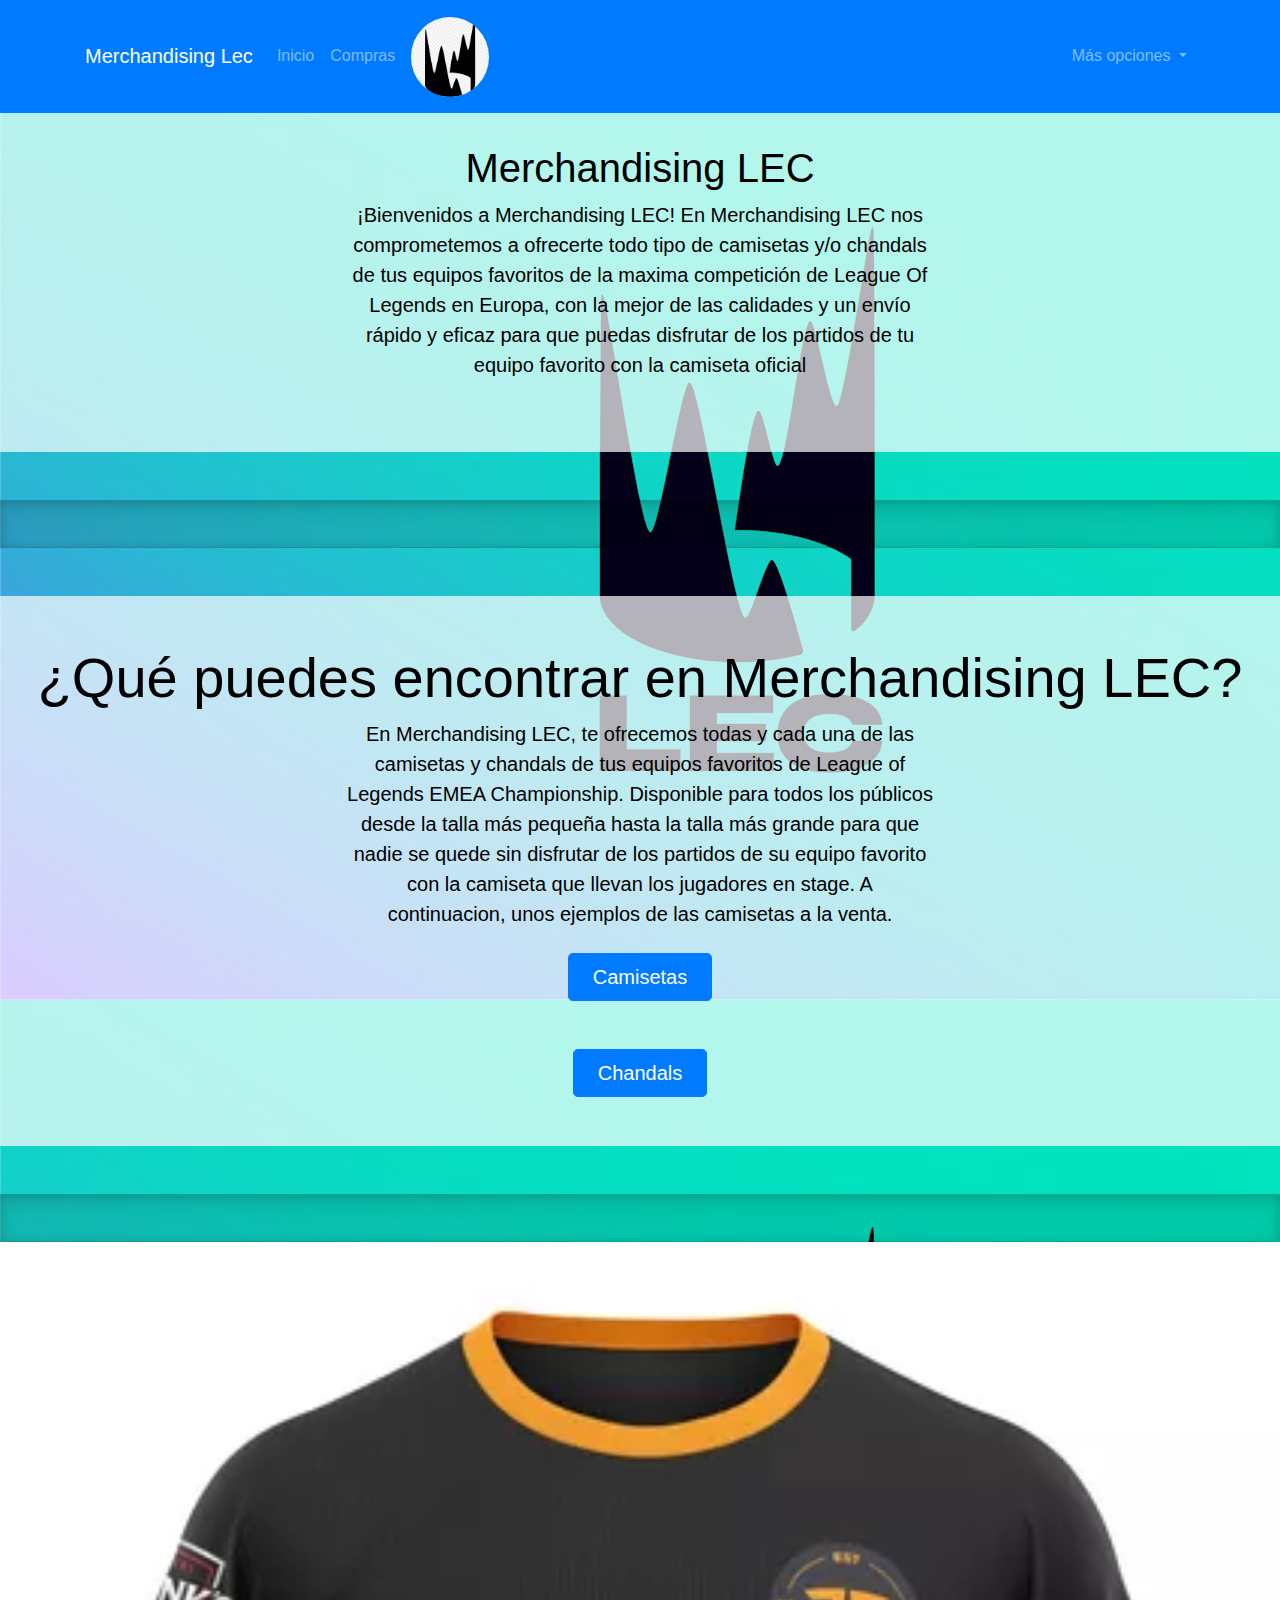
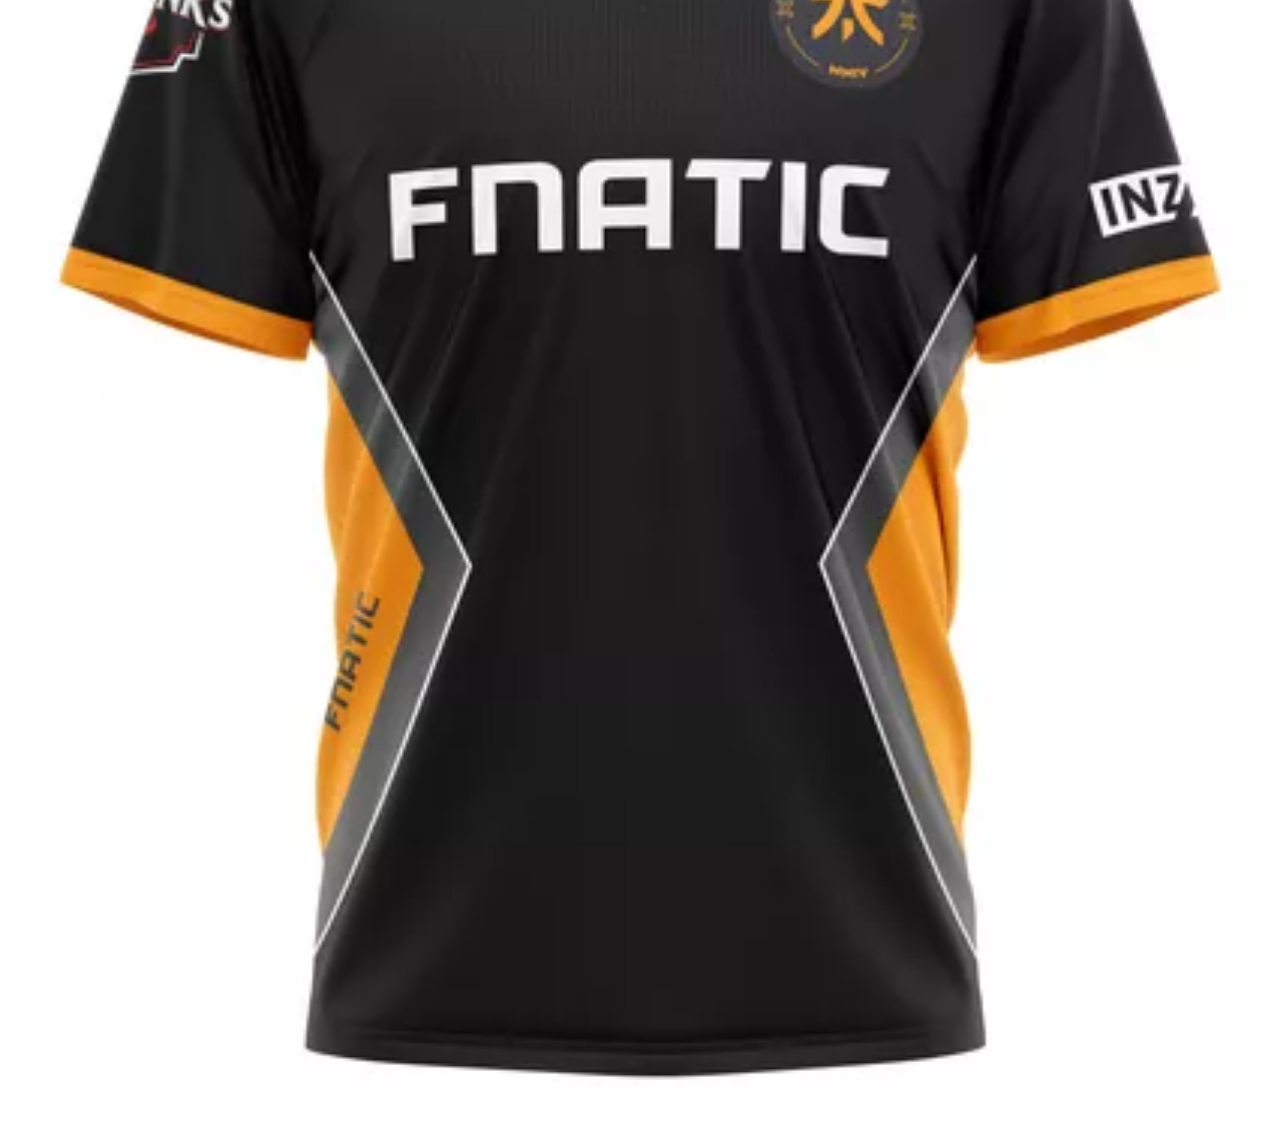
<file: edu.MDNProyectoBootstrap/src/main/webapp/index.html>
<!DOCTYPE html>
<html lang="es">
<head>
  <meta charset="UTF-8">
  <meta name="viewport" content="width=device-width, initial-scale=1.0">
  <meta name="description" content="Página de merchandising de la LEC">
  <meta name="author" content="Manuel Diaz Navarro">
  <title>LEC Merchandising</title>
  <link rel="stylesheet" href="css/custom.css">
  <link rel="stylesheet" href="css/estilos.css">
  <link href="https://maxcdn.bootstrapcdn.com/bootstrap/4.5.2/css/bootstrap.min.css" rel="stylesheet">
</head>
<body>
<header>
  <!-- Barra de navegación -->
  <nav class="navbar navbar-expand-lg navbar-dark bg-primary fixed-top">
    <div class="container">
      <a class="navbar-brand" href="index.html">Merchandising Lec</a>
      <button class="navbar-toggler" type="button" data-toggle="collapse" data-target="#navbarNav" aria-controls="navbarNav" aria-expanded="false" aria-label="Toggle navigation">
        <span class="navbar-toggler-icon"></span>
      </button>
      <div class="collapse navbar-collapse" id="navbarNav">
        <ul class="navbar-nav mr-auto">
          <li class="nav-item">
            <a class="nav-link" href="index.html">Inicio</a>
          </li>
          <li class="nav-item">
            <a class="nav-link" href="compras.html">Compras</a>
          </li>
          <li class="nav-item d-none d-lg-block">
			  <a class="nav-link" href="index.html"><img class="logo1" src="Multimedia/lec-logo-league-of-legends-lec-logo-11563335137pu09vlug7t.png" height="80"></a>
		  </li>
        </ul>
        <ul class="navbar-nav">
          <li class="nav-item dropdown">
            <a class="nav-link dropdown-toggle" href="#" id="navbarDropdown" role="button" data-toggle="dropdown" aria-haspopup="true" aria-expanded="false">
              Más opciones
            </a>
            <div class="dropdown-menu" aria-labelledby="navbarDropdown">
              <a class="dropdown-item" href="camisetas.html">Camisetas Equipos</a>
              <a class="dropdown-item" href="chandal.html">Chandal Equipos</a>
            </div>
          </li>
        </ul>
      </div>
    </div>
  </nav>
</header>

<main>
	<h1 class="visually-hidden">Merchandising lec</h1>

		<div class="px-4 py-5 my-5 text-center bg-translucent">
			<h1 class="display-5 fw-bold">Merchandising LEC</h1>
			<div class="col-lg-6 mx-auto">
				<p class="lead mb-4">¡Bienvenidos a Merchandising LEC! En Merchandising LEC
					nos comprometemos a ofrecerte todo tipo de camisetas y/o chandals de tus equipos
					favoritos de la maxima competición de League Of Legends en Europa, con la mejor 
					de las calidades y un envío rápido y eficaz para que puedas disfrutar de los
					partidos de tu equipo favorito con la camiseta oficial</p>

			</div>
		</div>

		<div class="b-example-divider"></div>

		<div class="px-4 pt-5 my-5 text-center border-bottom bg-translucent">
			<h1 class="display-4 fw-bold">¿Qué puedes encontrar en
				Merchandising LEC?</h1>
			<div class="col-lg-6 mx-auto">
				<p class="lead mb-4">En Merchandising LEC, te ofrecemos todas y cada una de las camisetas
					y chandals de tus equipos favoritos de League of Legends EMEA Championship. Disponible
					para todos los públicos desde la talla más pequeña hasta la talla más grande para que
					nadie se quede sin disfrutar de los partidos de su equipo favorito con la camiseta que
					llevan los jugadores en stage. A continuacion, unos ejemplos de las camisetas a la venta.
				</p>
				<div class="d-grid gap-2 d-sm-flex justify-content-sm-center mb-5">
					<a href="camisetas.html">
						<button type="button" class="btn btn-primary btn-lg px-4 me-sm-3">Camisetas</button>
					</a>
				</div>
				<div class="d-grid gap-2 d-sm-flex justify-content-sm-center mb-5">
					<a href="chandal.html">
						<button type="button" class="btn btn-primary btn-lg px-4 me-sm-3">Chandals</button>
					</a>
				</div>
			</div>
		</div>

		<div class="b-example-divider"></div>
  <!-- Carrusel -->
  <div id="carouselExampleControls" class="carousel slide" data-ride="carousel">
    <div class="carousel-inner">
      <div class="carousel-item active">
        <img class="d-block w-100" src="Multimedia/Camiseta fnatic.jpg" alt="Camiseta Fnatic">
      </div>
      <div class="carousel-item">
        <img class="d-block w-100" src="Multimedia/Camiseta g2.jpg" alt="Camiseta G2">
      </div>
      <div class="carousel-item">
        <img class="d-block w-100" src="Multimedia/camiseta-oficial-mad-lions-koi-2024.jpg" alt="Camiseta MAD Lions Koi">
      </div>
    </div>
    <a class="carousel-control-prev" href="#carouselExampleControls" role="button" data-slide="prev">
      <span class="carousel-control-prev-icon" aria-hidden="true"></span>
      <span class="sr-only">Anterior</span>
    </a>
    <a class="carousel-control-next" href="#carouselExampleControls" role="button" data-slide="next">
      <span class="carousel-control-next-icon" aria-hidden="true"></span>
      <span class="sr-only">Siguiente</span>
    </a>
  </div>
</main>
  <script src="https://code.jquery.com/jquery-3.5.1.slim.min.js"></script>
  <script src="https://cdn.jsdelivr.net/npm/@popperjs/core@2.9.2/dist/umd/popper.min.js"></script>
  <script src="https://stackpath.bootstrapcdn.com/bootstrap/4.5.2/js/bootstrap.min.js"></script>
</body>
</html>
</file>
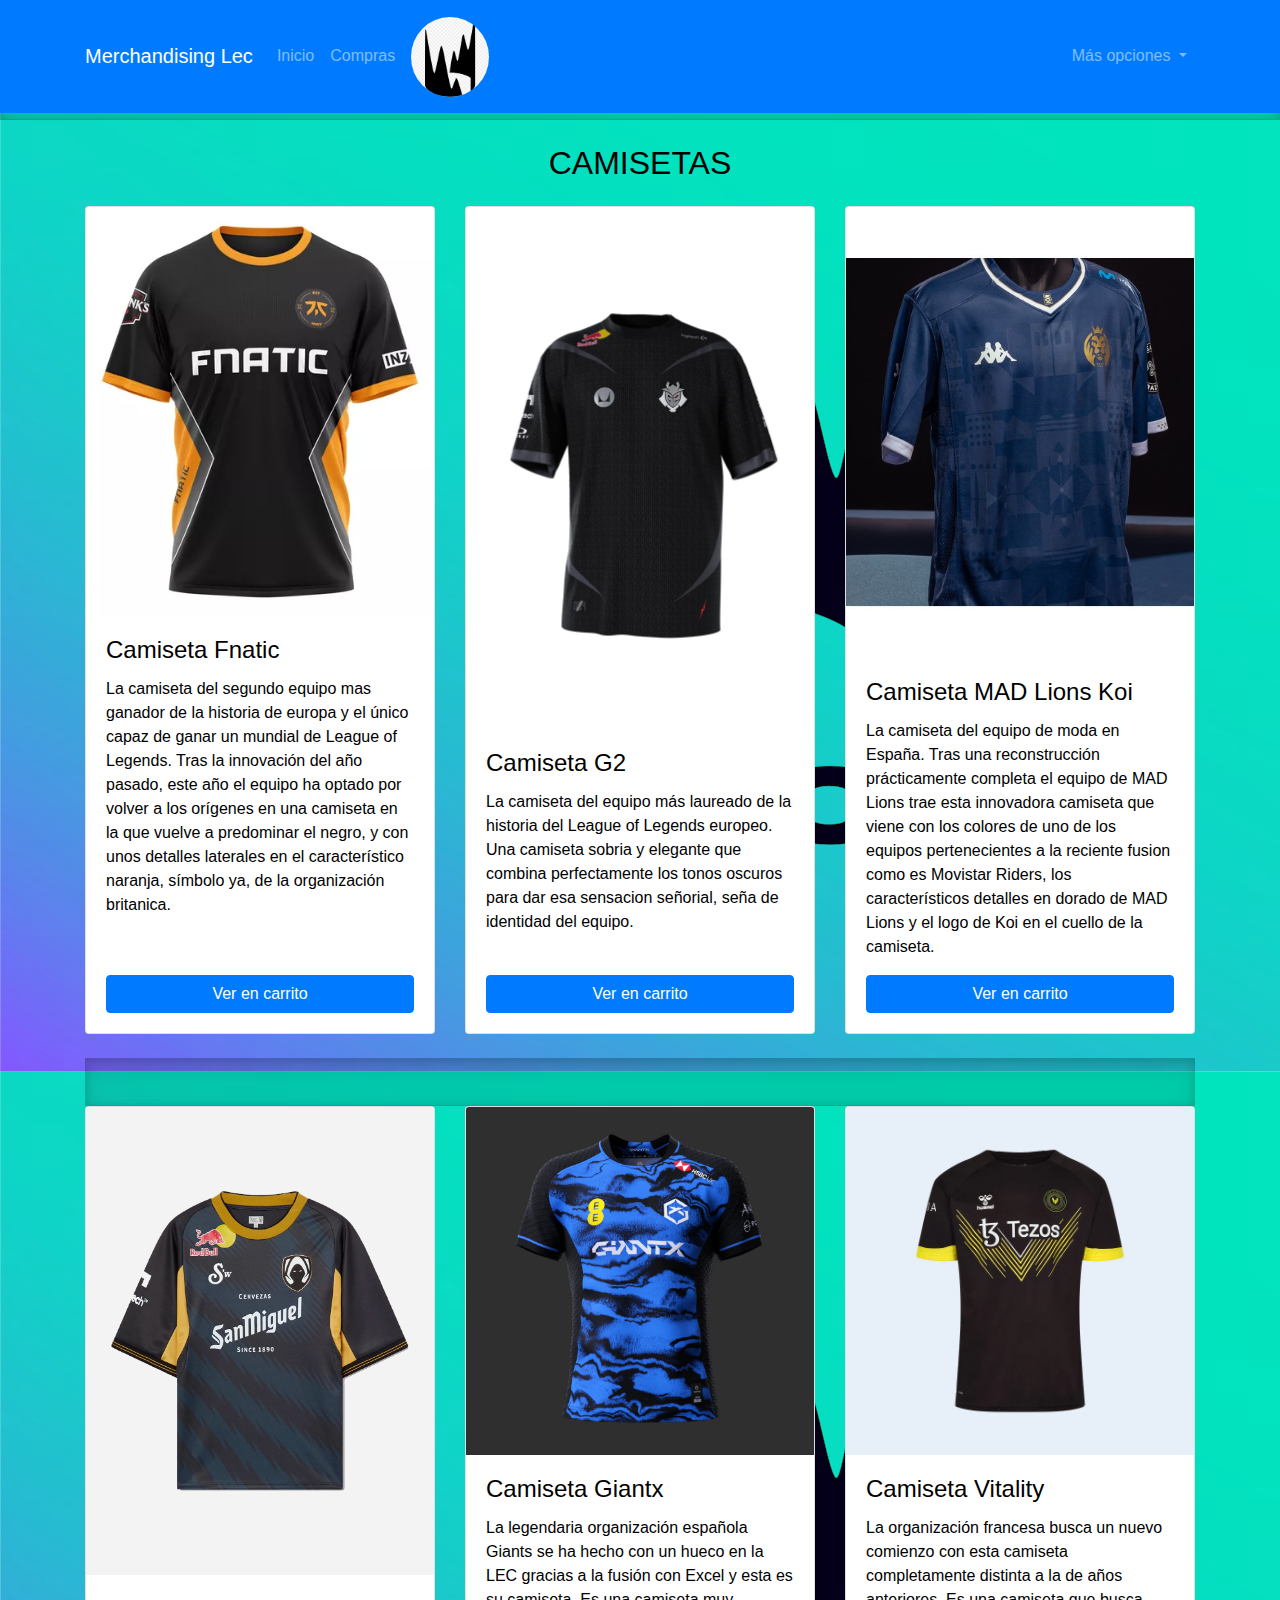
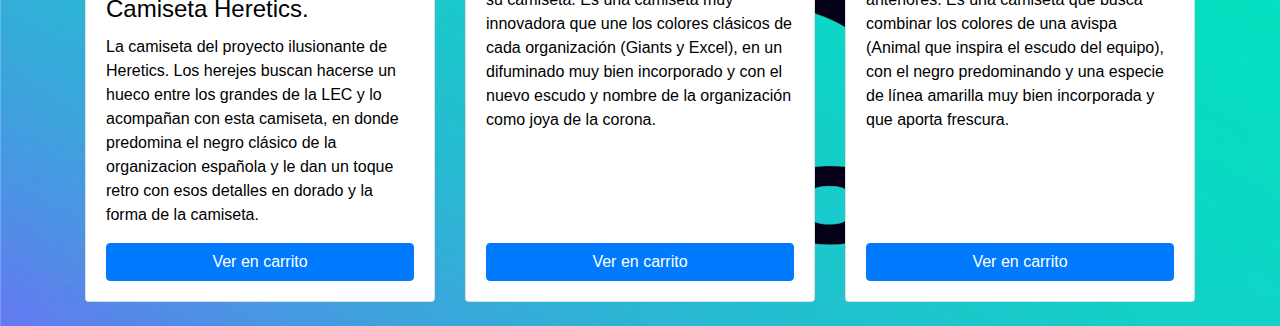
<file: edu.MDNProyectoBootstrap/src/main/webapp/camisetas.html>
<!DOCTYPE html>
<html>
<head>
<meta charset="UTF-8">
<title>Camisetas equipos LEC</title>
  <meta name="viewport" content="width=device-width, initial-scale=1.0">
 <link rel="stylesheet" href="css/custom.css">
  <link rel="stylesheet" href="css/estilos.css">
  <link href="https://maxcdn.bootstrapcdn.com/bootstrap/4.5.2/css/bootstrap.min.css" rel="stylesheet">
</head>
<body>
<header>
	<!-- Barra de navegación -->
  <nav class="navbar navbar-expand-lg navbar-dark bg-primary fixed-top">
    <div class="container">
      <a class="navbar-brand" href="index.html">Merchandising Lec</a>
      <button class="navbar-toggler" type="button" data-toggle="collapse" data-target="#navbarNav" aria-controls="navbarNav" aria-expanded="false" aria-label="Toggle navigation">
        <span class="navbar-toggler-icon"></span>
      </button>
      <div class="collapse navbar-collapse" id="navbarNav">
        <ul class="navbar-nav mr-auto">
          <li class="nav-item">
            <a class="nav-link" href="index.html">Inicio</a>
          </li>
          <li class="nav-item">
            <a class="nav-link" href="compras.html">Compras</a>
          </li>
          <li class="nav-item d-none d-lg-block">
			  <a class="nav-link" href="index.html"><img class="logo1" src="Multimedia/lec-logo-league-of-legends-lec-logo-11563335137pu09vlug7t.png" height="80"></a>
		  </li>
        </ul>
        <ul class="navbar-nav">
          <li class="nav-item dropdown">
            <a class="nav-link dropdown-toggle" href="#" id="navbarDropdown" role="button" data-toggle="dropdown" aria-haspopup="true" aria-expanded="false">
              Más opciones
            </a>
            <div class="dropdown-menu" aria-labelledby="navbarDropdown">
              <a class="dropdown-item" href="camisetas.html">Camisetas Equipos</a>
              <a class="dropdown-item" href="chandal.html">Chandal Equipos</a>
            </div>
          </li>
        </ul>
      </div>
    </div>
  </nav>
</header>
<br>
<br>
<br>
<main>
	<div class="b-example-divider"></div>

		<div class="contenedor container mt-4">
			<div class=" text-center mt-2">
			<h2 class="fw-bold text-uppercase mb-4" style="color: black;">Camisetas</h2>
		</div>
		<div class="row">
			<div class="col-md-6 col-lg-4 mb-4">
				<div class="card h-100 d-flex flex-column">
					<img class="card-img-top" src="Multimedia/Camiseta fnatic.jpg"
						alt="Camiseta fnatic">
					<div class="card-body d-flex flex-column">
						<h4 class="card-title">Camiseta Fnatic</h4>
						<p class="card-text flex-grow-1">La camiseta del segundo equipo mas ganador de la
							historia de europa y el único capaz de ganar un mundial de League of Legends. Tras la
							innovación del año pasado, este año el equipo ha optado por volver a los orígenes en una
							camiseta en la que vuelve a predominar el negro, y con unos detalles laterales en el
							característico naranja, símbolo ya, de la organización britanica.</p>
						<a href="compras.html" class="btn btn-primary mt-auto">Ver en carrito</a>
					</div>
				</div>
			</div>

			<div class="col-md-6 col-lg-4 mb-4">
				<div class="card h-100 d-flex flex-column">
					<img class="card-img-top" src="Multimedia/Camiseta g2.jpg" alt="Camiseta G2">
					<div class="card-body d-flex flex-column">
						<h4 class="card-title">Camiseta G2</h4>
						<p class="card-text flex-grow-1">La camiseta del equipo más laureado de la historia del League of Legends europeo. 
							Una camiseta sobria y elegante que combina perfectamente los tonos oscuros para dar esa
							sensacion señorial, seña de identidad del equipo.</p>
						<a href="compras.html" class="btn btn-primary mt-auto">Ver en carrito</a>
					</div>
				</div>
			</div>

			<div class="col-md-6 col-lg-4 mb-4">
				<div class="card h-100 d-flex flex-column">
					<img class="card-img-top" src="Multimedia/camiseta-oficial-mad-lions-koi-2024.jpg"
						alt="Camiseta MAD Lions Koi">
					<div class="card-body d-flex flex-column">
						<h4 class="card-title">Camiseta MAD Lions Koi</h4>
						<p class="card-text flex-grow-1">La camiseta del equipo de moda en España.
							Tras una reconstrucción prácticamente completa el equipo de MAD Lions trae esta
							innovadora camiseta que viene con los colores de uno de los equipos pertenecientes a 
							la reciente fusion como es Movistar Riders, los característicos detalles en dorado  
							de MAD Lions y el logo de Koi en el cuello de la camiseta.</p>
						<a href="compras.html" class="btn btn-primary mt-auto">Ver en carrito</a>
					</div>
				</div>
			</div>
		</div>

		<div class="b-example-divider"></div>

		<div class="row">
			<div class="col-md-6 col-lg-4 mb-4">
				<div class="card h-100 d-flex flex-column">
					<img class="card-img-top" src="Multimedia/team-heretics-official-pro-jersey-2024.jpg" alt="Camiseta Heretics">
					<div class="card-body d-flex flex-column">
						<h4 class="card-title">Camiseta Heretics.</h4>
						<p class="card-text flex-grow-1">La camiseta del proyecto ilusionante de Heretics.
							Los herejes buscan hacerse un hueco entre los grandes de la LEC y lo acompañan
							con esta camiseta, en donde predomina el negro clásico de la organizacion española
							y le dan un toque retro con esos detalles en dorado y la forma de la camiseta. </p>
						<a href="compras.html" class="btn btn-primary mt-auto">Ver en carrito</a>
					</div>
				</div>
			</div>

			<div class="col-md-6 col-lg-4 mb-4">
				<div class="card h-100 d-flex flex-column">
					<img class="card-img-top" src="Multimedia/giantx-2024-jersey-1_49e6e3b2-d665-4247-8b1d-7dd655eea1a4.jpg" alt="Camiseta Giantx">
					<div class="card-body d-flex flex-column">
						<h4 class="card-title">Camiseta Giantx</h4>
						<p class="card-text flex-grow-1">La legendaria organización española Giants se ha hecho
							con un hueco en la LEC gracias a la fusión con Excel y esta es su camiseta. Es una
							camiseta muy innovadora que une los colores clásicos de cada organización (Giants y Excel),
							en un difuminado muy bien incorporado y con el nuevo escudo y nombre de la organización como 
							joya de la corona.
						</p>
						<a href="compras.html" class="btn btn-primary mt-auto">Ver en carrito</a>
					</div>
				</div>
			</div>

			<div class="col-md-6 col-lg-4 mb-4">
				<div class="card h-100 d-flex flex-column">
					<img class="card-img-top" src="Multimedia/Maillot_ProKit_2024_Vitality_Esport.jpg" alt="Camiseta Vitality">
					<div class="card-body d-flex flex-column">
						<h4 class="card-title">Camiseta Vitality</h4>
						<p class="card-text flex-grow-1">La organización francesa busca un nuevo comienzo con esta camiseta
							completamente distinta a la de años anteriores. Es una camiseta que busca combinar los colores de 
							una avispa (Animal que inspira el escudo del equipo), con el negro predominando y una especie de
							línea amarilla muy bien incorporada y que aporta frescura. 
						</p>
						<a href="compras.html" class="btn btn-primary mt-auto">Ver en carrito</a>
					</div>
				</div>
			</div>
		</div>

		</div>
		</div>
</main>
  <script src="https://code.jquery.com/jquery-3.5.1.slim.min.js"></script>
  <script src="https://cdn.jsdelivr.net/npm/@popperjs/core@2.9.2/dist/umd/popper.min.js"></script>
  <script src="https://stackpath.bootstrapcdn.com/bootstrap/4.5.2/js/bootstrap.min.js"></script>
</body>
</html>
</file>
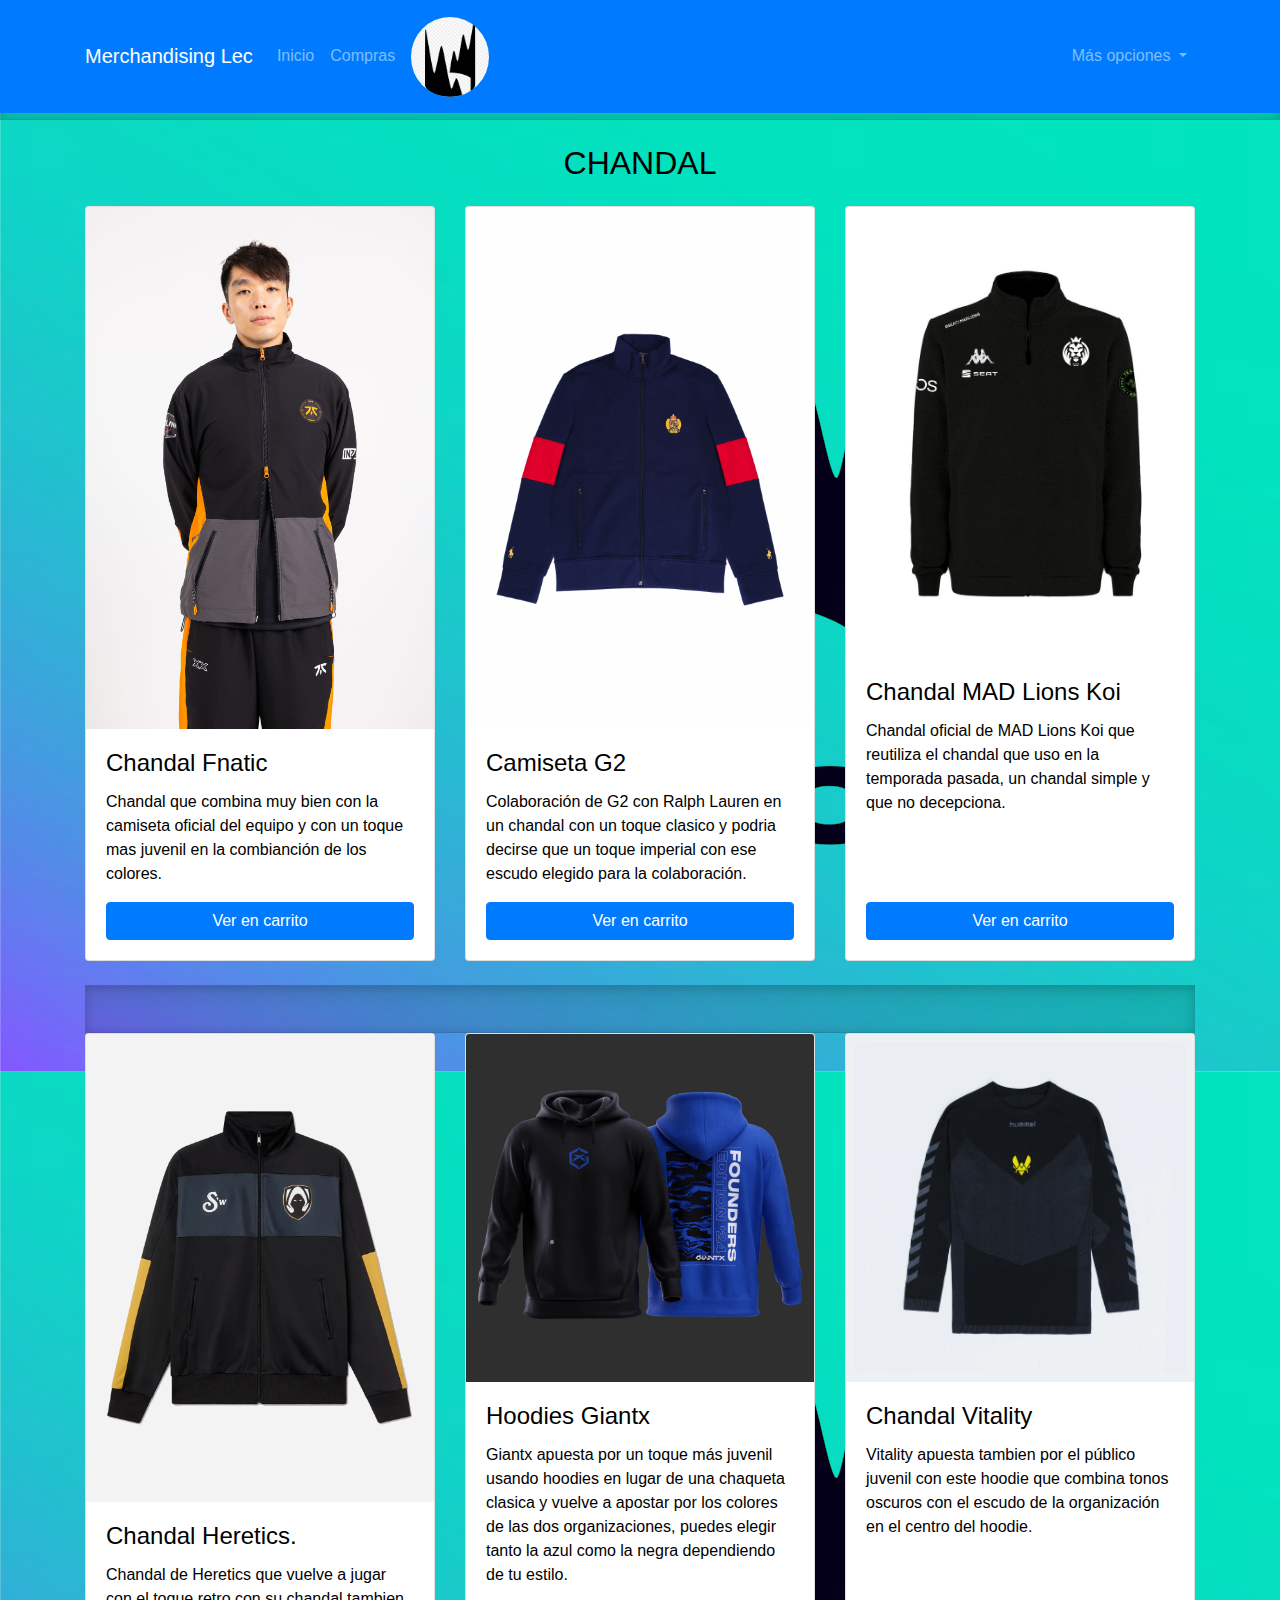
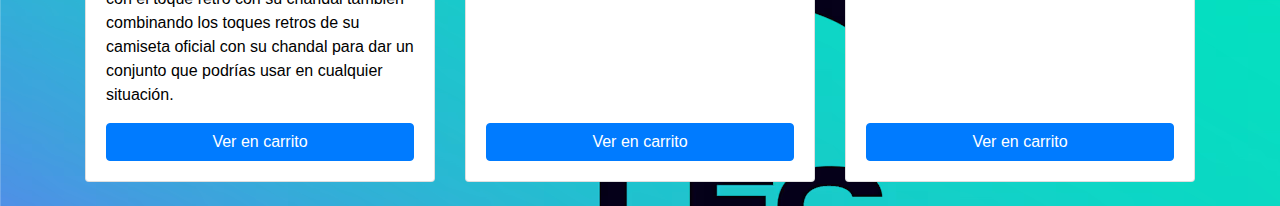
<file: edu.MDNProyectoBootstrap/src/main/webapp/chandal.html>
<!DOCTYPE html>
<html>
<head>
<meta charset="UTF-8">
<title>Chandals equipos LEC</title>
  <meta name="viewport" content="width=device-width, initial-scale=1.0">
 <link rel="stylesheet" href="css/custom.css">
  <link rel="stylesheet" href="css/estilos.css">
  <link href="https://maxcdn.bootstrapcdn.com/bootstrap/4.5.2/css/bootstrap.min.css" rel="stylesheet">
</head>
<body>
<header>
	<!-- Barra de navegación -->
  <nav class="navbar navbar-expand-lg navbar-dark bg-primary fixed-top">
    <div class="container">
      <a class="navbar-brand" href="index.html">Merchandising Lec</a>
      <button class="navbar-toggler" type="button" data-toggle="collapse" data-target="#navbarNav" aria-controls="navbarNav" aria-expanded="false" aria-label="Toggle navigation">
        <span class="navbar-toggler-icon"></span>
      </button>
      <div class="collapse navbar-collapse" id="navbarNav">
        <ul class="navbar-nav mr-auto">
          <li class="nav-item">
            <a class="nav-link" href="index.html">Inicio</a>
          </li>
          <li class="nav-item">
            <a class="nav-link" href="compras.html">Compras</a>
          </li>
          <li class="nav-item d-none d-lg-block">
			  <a class="nav-link" href="index.html"><img class="logo1" src="Multimedia/lec-logo-league-of-legends-lec-logo-11563335137pu09vlug7t.png" height="80"></a>
		  </li>
        </ul>
        <ul class="navbar-nav">
          <li class="nav-item dropdown">
            <a class="nav-link dropdown-toggle" href="#" id="navbarDropdown" role="button" data-toggle="dropdown" aria-haspopup="true" aria-expanded="false">
              Más opciones
            </a>
            <div class="dropdown-menu" aria-labelledby="navbarDropdown">
              <a class="dropdown-item" href="camisetas.html">Camisetas Equipos</a>
              <a class="dropdown-item" href="chandal.html">Chandal Equipos</a>
            </div>
          </li>
        </ul>
      </div>
    </div>
  </nav>
</header>
<br>
<br>
<br>
<main>
	<div class="b-example-divider"></div>

		<div class="contenedor container mt-4">
			<div class=" text-center mt-2">
			<h2 class="fw-bold text-uppercase mb-4" style="color: black;">Chandal</h2>
		</div>
		<div class="row">
			<div class="col-md-6 col-lg-4 mb-4">
				<div class="card h-100 d-flex flex-column">
					<img class="card-img-top" src="Multimedia/chandal-fnatic.jpg"
						alt="Chandal Fnatic">
					<div class="card-body d-flex flex-column">
						<h4 class="card-title">Chandal Fnatic</h4>
						<p class="card-text flex-grow-1">Chandal que combina muy bien con la camiseta 
							oficial del equipo y con un toque mas juvenil en la combianción de los colores.</p>
						<a href="compras.html" class="btn btn-primary mt-auto">Ver en carrito</a>
					</div>
				</div>
			</div>

			<div class="col-md-6 col-lg-4 mb-4">
				<div class="card h-100 d-flex flex-column">
					<img class="card-img-top" src="Multimedia/CopyofG2_RalphLauren_Flatlays54_e5a72c80-4845-479e-9038-f819519e00c2.jpg" alt="Chandal G2">
					<div class="card-body d-flex flex-column">
						<h4 class="card-title">Camiseta G2</h4>
						<p class="card-text flex-grow-1">Colaboración de G2 con Ralph Lauren en un chandal con un toque
							clasico y podria decirse que un toque imperial con ese escudo elegido para la colaboración.</p>
						<a href="compras.html" class="btn btn-primary mt-auto">Ver en carrito</a>
					</div>
				</div>
			</div>

			<div class="col-md-6 col-lg-4 mb-4">
				<div class="card h-100 d-flex flex-column">
					<img class="card-img-top" src="Multimedia/chaqueta-oficial-mad-lions-lec-2022.jpg"
						alt="Chandal MAD Lions Koi">
					<div class="card-body d-flex flex-column">
						<h4 class="card-title">Chandal MAD Lions Koi</h4>
						<p class="card-text flex-grow-1">Chandal oficial de MAD Lions Koi que reutiliza el chandal
							que uso en la temporada pasada, un chandal simple y que no decepciona.</p>
						<a href="compras.html" class="btn btn-primary mt-auto">Ver en carrito</a>
					</div>
				</div>
			</div>
		</div>

		<div class="b-example-divider"></div>

		<div class="row">
			<div class="col-md-6 col-lg-4 mb-4">
				<div class="card h-100 d-flex flex-column">
					<img class="card-img-top" src="Multimedia/Pro-kit-2024--Chaqueta-Heretics.jpg" alt="Chandal Heretics">
					<div class="card-body d-flex flex-column">
						<h4 class="card-title">Chandal Heretics.</h4>
						<p class="card-text flex-grow-1">Chandal de Heretics que vuelve a jugar con el toque retro con 
							su chandal tambien combinando los toques retros de su camiseta oficial con su chandal para
							dar un conjunto que podrías usar en cualquier situación.
						</p>
						<a href="compras.html" class="btn btn-primary mt-auto">Ver en carrito</a>
					</div>
				</div>
			</div>

			<div class="col-md-6 col-lg-4 mb-4">
				<div class="card h-100 d-flex flex-column">
					<img class="card-img-top" src="Multimedia/hoodies-giantx.jpg" alt="Hoodies Giantx">
					<div class="card-body d-flex flex-column">
						<h4 class="card-title">Hoodies Giantx</h4>
						<p class="card-text flex-grow-1">Giantx apuesta por un toque más juvenil usando hoodies
							en lugar de una chaqueta clasica y vuelve a apostar por los colores de las dos organizaciones, 
							puedes elegir tanto la azul como la negra dependiendo de tu estilo.
						</p>
						<a href="compras.html" class="btn btn-primary mt-auto">Ver en carrito</a>
					</div>
				</div>
			</div>

			<div class="col-md-6 col-lg-4 mb-4">
				<div class="card h-100 d-flex flex-column">
					<img class="card-img-top" src="Multimedia/chandal-vitality.jpg" alt="Chandal Vitality">
					<div class="card-body d-flex flex-column">
						<h4 class="card-title">Chandal Vitality</h4>
						<p class="card-text flex-grow-1">Vitality apuesta tambien por el público juvenil con este 
							hoodie que combina tonos oscuros con el escudo de la organización en el centro del hoodie. 
						</p>
						<a href="compras.html" class="btn btn-primary mt-auto">Ver en carrito</a>
					</div>
				</div>
			</div>
		</div>

		</div>
		</div>
</main>
  <script src="https://code.jquery.com/jquery-3.5.1.slim.min.js"></script>
  <script src="https://cdn.jsdelivr.net/npm/@popperjs/core@2.9.2/dist/umd/popper.min.js"></script>
  <script src="https://stackpath.bootstrapcdn.com/bootstrap/4.5.2/js/bootstrap.min.js"></script>
</body>
</html>
</file>
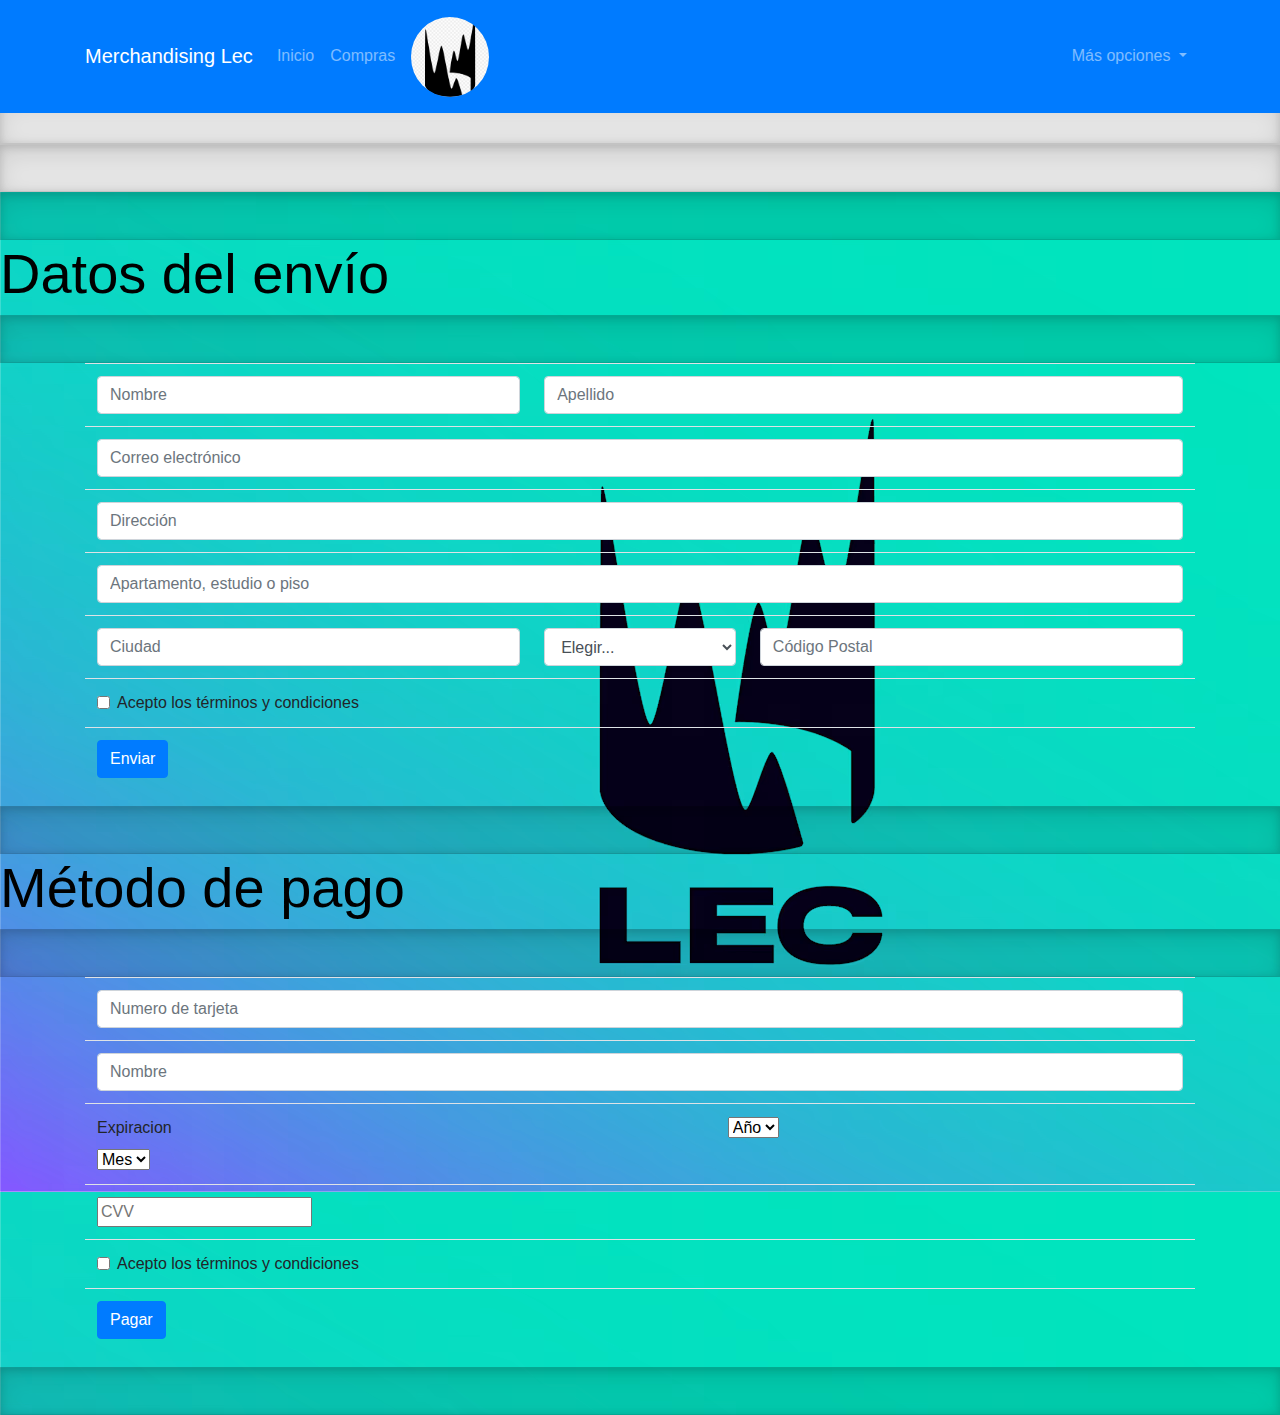
<file: edu.MDNProyectoBootstrap/src/main/webapp/compras.html>
<!DOCTYPE html>
<html lang="es">
<head>
  <meta charset="UTF-8">
  <meta name="viewport" content="width=device-width, initial-scale=1.0">
  <title>Carrito de Compra</title>
   <link rel="stylesheet" href="css/custom.css">
  <link rel="stylesheet" href="css/estilos.css">
  <link href="https://maxcdn.bootstrapcdn.com/bootstrap/4.5.2/css/bootstrap.min.css" rel="stylesheet">
</head>
<body>
<header>
	<!-- Barra de navegación -->
  <nav class="navbar navbar-expand-lg navbar-dark bg-primary fixed-top">
    <div class="container">
      <a class="navbar-brand" href="index.html">Merchandising Lec</a>
      <button class="navbar-toggler" type="button" data-toggle="collapse" data-target="#navbarNav" aria-controls="navbarNav" aria-expanded="false" aria-label="Toggle navigation">
        <span class="navbar-toggler-icon"></span>
      </button>
      <div class="collapse navbar-collapse" id="navbarNav">
        <ul class="navbar-nav mr-auto">
          <li class="nav-item">
            <a class="nav-link" href="index.html">Inicio</a>
          </li>
          <li class="nav-item">
            <a class="nav-link" href="compras.html">Compras</a>
          </li>
          <li class="nav-item d-none d-lg-block">
			  <a class="nav-link" href="index.html"><img class="logo1" src="Multimedia/lec-logo-league-of-legends-lec-logo-11563335137pu09vlug7t.png" height="80"></a>
		  </li>
        </ul>
        <ul class="navbar-nav">
          <li class="nav-item dropdown">
            <a class="nav-link dropdown-toggle" href="#" id="navbarDropdown" role="button" data-toggle="dropdown" aria-haspopup="true" aria-expanded="false">
              Más opciones
            </a>
            <div class="dropdown-menu" aria-labelledby="navbarDropdown">
              <a class="dropdown-item" href="camisetas.html">Camisetas Equipos</a>
              <a class="dropdown-item" href="chandal.html">Chandal Equipos</a>
            </div>
          </li>
        </ul>
      </div>
    </div>
  </nav>
</header>
<br>
<br>
	<div class="b-example-divider"></div>
	<div class="b-example-divider"></div>
	<div class="b-example-divider"></div>

	<main>
		<div class="b-example-divider"></div>

		<h1 class="display-4 fw-bold">Datos del envío</h1>

		<div class="b-example-divider"></div>

		<div class="container">
			<table class="table">
				<tbody>
					<tr>
						<td>
							<form class="formulario">
								<div class="form-row">
									<div class="col">
										<input type="text" class="form-control" placeholder="Nombre" required>
									</div>
								</div>
						</td>
						<td colspan="2">
							<div class="form-row">
								<div class="col">
									<input type="text" class="form-control" placeholder="Apellido" required>
								</div>
							</div>
						</td>
					</tr>
					<tr>
						<td colspan="3">
							<div class="form-row">
								<div class="col">
									<input type="email" class="form-control" id="inputEmail4"
										placeholder="Correo electrónico" required>
								</div>
							</div>
						</td>
					</tr>
					<tr>
						<td colspan="3">
							<div class="form-row">
								<div class="col">
									<input type="text" class="form-control" id="inputAddress" placeholder="Dirección"
										required>
								</div>
							</div>
						</td>
					</tr>
					<tr>
						<td colspan="3">
							<div class="form-row">
								<div class="col">
									<input type="text" class="form-control" id="inputAddress2"
										placeholder="Apartamento, estudio o piso" required>
								</div>
							</div>
						</td>
					</tr>
					<tr>
						<td>
							<div class="form-row">
								<div class="col">
									<input type="text" class="form-control" id="inputCity" placeholder="Ciudad"
										required>
								</div>
							</div>
						</td>
						<td>
							<div class="form-row">
								<div class="col">
									<select id="inputState" class="form-control">
										<option selected>Elegir...</option>
										<option>...</option>
									</select>
								</div>
						</td>
						<td>
							<div class="form-row">
								<div class="col">
									<input type="text" class="form-control" id="inputZip" placeholder="Código Postal"
										required>
								</div>
							</div>
						</td>
					</tr>
					<tr>
						<td colspan="3">
							<div class="form-row">
								<div class="col">
									<div class="form-check">
										<input class="form-check-input" type="checkbox" id="gridCheck">
										<label class="form-check-label" for="gridCheck">
											Acepto los términos y condiciones </label>
									</div>
								</div>
							</div>
						</td>
					</tr>
					<tr>
						<td colspan="3">
							<div class="form-row">
								<div class="col">
									<button type="submit" class="btn btn-primary">Enviar</button>
								</div>
							</div>
						</td>
					</tr>
				</tbody>
			</table>
		</div>

		<div class="b-example-divider"></div>

		<h1 class="display-4 fw-bold">Método de pago</h1>


		<div class="b-example-divider"></div>


		<div class="container">
			<table class="table">
				<tbody>
					<tr>
						<td colspan="2">
							<form class="formulario">
								<div class="form-row">
									<div class="col">
										<input type="text" class="form-control" placeholder="Numero de tarjeta"
											required>
										<id="inputNumero" maxlength="19" autocomplete="off">
									</div>
								</div>
						</td>
					</tr>
					<tr>
						<td colspan="2">
							<div class="form-row">
								<div class="col">
									<input type="text" class="form-control" placeholder="Nombre" required>
								</div>
							</div>
						</td>
					</tr>
					<tr>
						<td>
							<div class="flexbox">
								<div class="grupo expira">
									<label for="selectMes">Expiracion</label>
									<div class="flexbox">
										<div class="grupo-select">
											<select name="mes" id="selectMes">
												<option disabled selected>Mes</option>
											</select> <i class="fas fa-angle-down"></i>
										</div>
						</td>
						<td>
							<div class="grupo-select">
								<select name="year" id="selectYear">
									<option disabled selected>Año</option>
								</select> <i class="fas fa-angle-down"></i>
							</div>
		</div>
		</div>
		</td>
		</tr>
		<tr>
			<td colspan="2">
				<div class="form-row">
					<div class="col">
						<input type="text" placeholder="CVV" required>
					</div>
				</div>
			</td>
		</tr>


		<td colspan="3">
			<div class="form-row">
				<div class="col">
					<div class="form-check">
						<input class="form-check-input" type="checkbox" id="gridCheck">
						<label class="form-check-label" for="gridCheck"> Acepto
							los términos y condiciones </label>
					</div>
				</div>
			</div>
		</td>
		</tr>
		<tr>
			<td colspan="3">
				<div class="form-row">
					<div class="col">
						<button type="submit" class="btn btn-primary">Pagar</button>
					</div>
				</div>
			</td>
		</tr>
		</tbody>
		</table>
		</div>

		<div class="b-example-divider"></div>


	</main>

	<script src="https://cdn.jsdelivr.net/npm/bootstrap@5.3.3/dist/js/bootstrap.bundle.min.js"
		integrity="sha384-YvpcrYf0tY3lHB60NNkmXc5s9fDVZLESaAA55NDzOxhy9GkcIdslK1eN7N6jIeHz"
		crossorigin="anonymous"></script>
  <script src="https://code.jquery.com/jquery-3.5.1.slim.min.js"></script>
  <script src="https://cdn.jsdelivr.net/npm
</file>
<file: edu.MDNProyectoBootstrap/src/main/webapp/css/custom.css>
@charset "UTF-8";
@media screen and (min-width:992px) {
	.nav-item {
		line-height: 80px;
	}
}

.contenedor {
	margin-right: 15%;
	margin-left: 15%;

}

.highlighted {
            background-color: #f4f4f4; /* color de fondo que simula la selección */
            padding: 0.2em 0.4em; /* añadir un poco de espacio alrededor del texto */
            border-radius: 3px; /* bordes redondeados */
        }
        
main {
	margin-top: 0%;
	background-image: url(../Multimedia/lec-2019.jpg);
	color: black;
}

.logo {
	border-radius: 100%;
	width: 25%;
}



.logo1 {
	border-radius: 50%;
}

.intro {
	margin-top: 20px;
	
}

body {
	font-family: "Century Gothic", 'Lato', sans-serif;
}

a {
	text-decoration: none;
}
</file>
<file: edu.MDNProyectoBootstrap/src/main/webapp/css/estilos.css>
@charset "UTF-8";

.et-hero-tabs,
.et-slide {
	display: flex;
	flex-direction: column;
	justify-content: center;
	align-items: center;
	height: 100vh;
	position: relative;
	background-image: url(resources/Background4.jpg);
	background-size: 100%;
	background-repeat: no-repeat;
	text-align: center;
	padding: 0 1em;
	color: white;

	h1 {
		font-size: 2rem;
		margin: 0;
		letter-spacing: 1rem;
	}

	h3 {
		font-size: 1rem;
		letter-spacing: 0.3rem;
		opacity: 0.6;
	}
}

.et-slide2 {
	display: flex;
	flex-direction: column;
	justify-content: center;
	align-items: center;
	height: 100vh;
	position: relative;
	text-align: center;
	padding: 0 2em;

	h3 {
		font-size: 1rem;
		opacity: 0.6;
	}

	h1 {
		font-size: 2rem;
		margin: 0;
	}

}

.et-hero-tabs-container {
	display: flex;
	flex-direction: row;
	position: absolute;
	bottom: 0;
	height: 70px;
	box-shadow: 0 0 20px rgba(0, 0, 0, 0.1);
	background: #fff;
	z-index: 10;

	&--top {
		position: fixed;
		top: 0;
	}
}

.et-hero-tab {
	display: flex;
	justify-content: center;
	align-items: center;
	flex: 1;
	color: #000;
	letter-spacing: 0.1rem;
	transition: all 0.5s ease;
	font-size: 0.8rem;

	&:hover {
		color: white;
		background: rgba(102, 177, 241, 0.8);
		transition: all 0.5s ease;
	}
}

.et-hero-tab-slider {
	position: absolute;
	bottom: 0;
	width: 0;
	height: 6px;
	background: #66B1F1;
	transition: left 0.3s ease;
}




.b-example-divider {
	height: 3rem;
	background-color: rgba(0, 0, 0, .1);
	border: solid rgba(0, 0, 0, .15);
	border-width: 1px 0;
	box-shadow: inset 0 .5em 1.5em rgba(0, 0, 0, .1), inset 0 .125em .5em rgba(0, 0, 0, .15);
}

@media (min-width: 992px) {
	.rounded-lg-3 {
		border-radius: .3rem;
	}
}

.bg-translucent {
	background-color: rgba(255, 255, 255, 0.7);
	color: #000;

}
</file>
